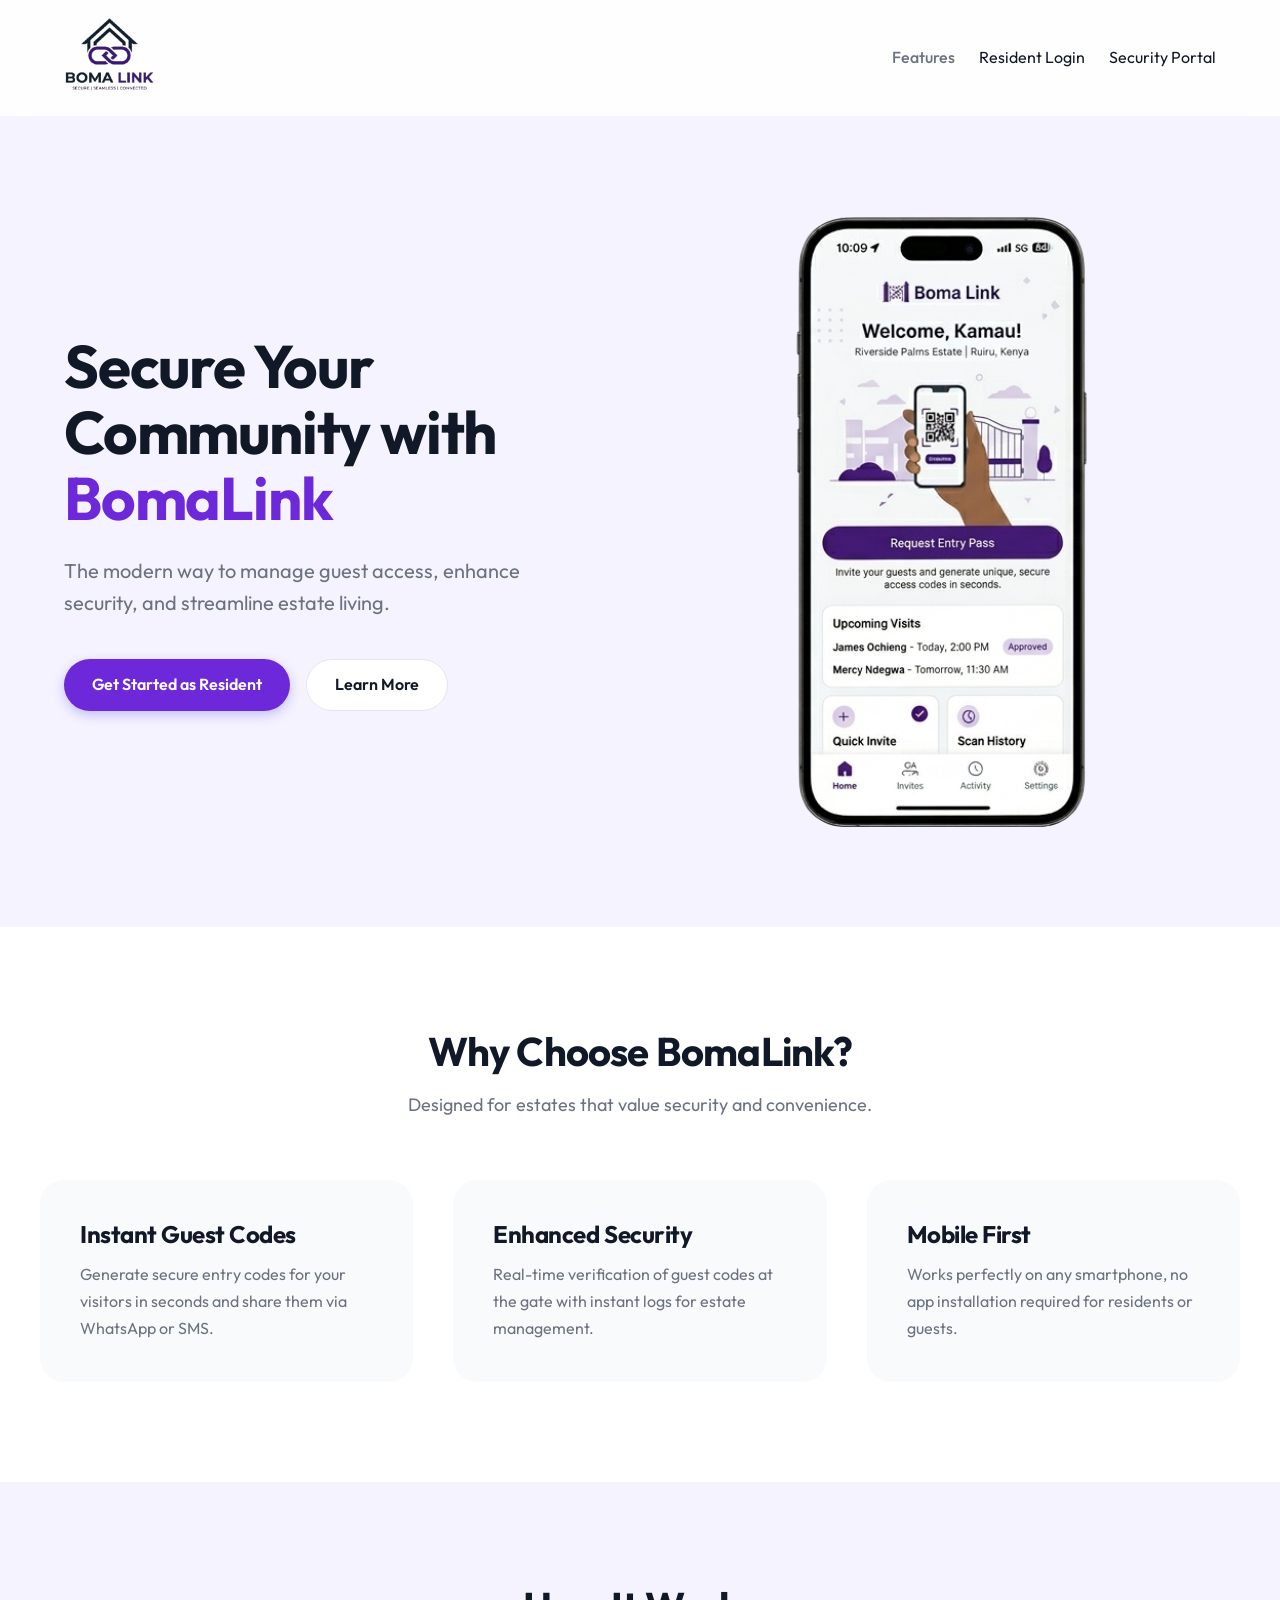
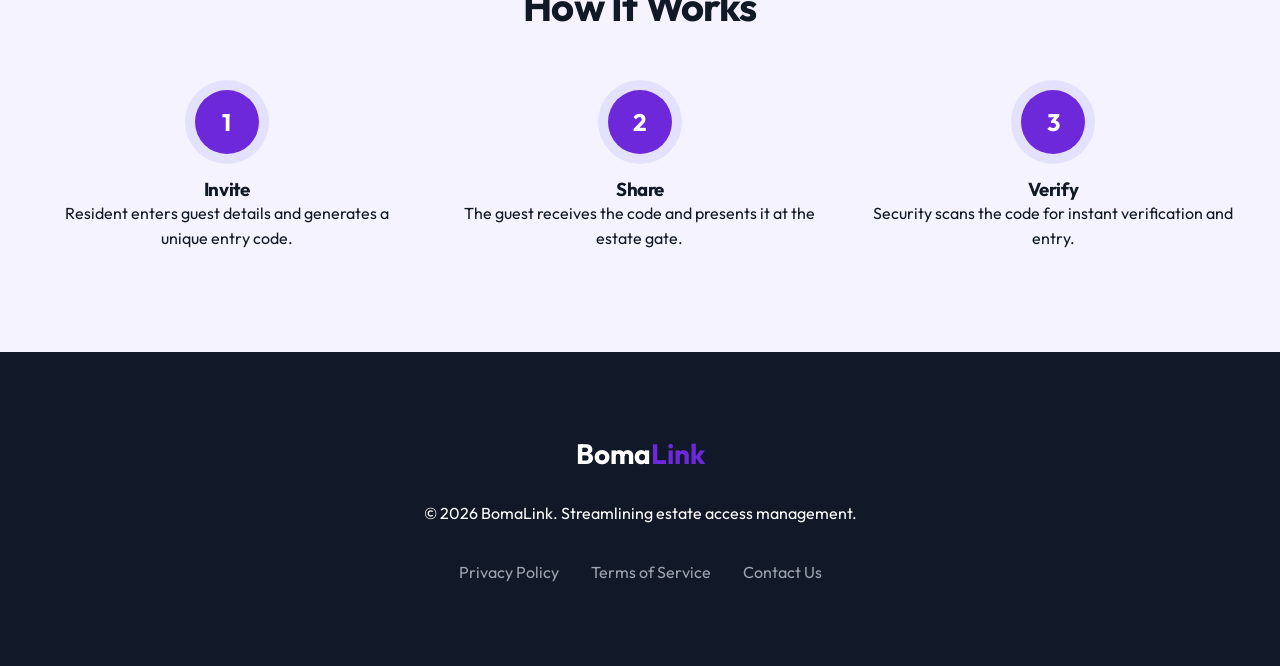
<file: index.html>
<!DOCTYPE html>
<html lang="en">
<head>
    <meta charset="UTF-8">
    <meta name="viewport" content="width=device-width, initial-scale=1.0">
    <title>BomaLink - Smart Estate Access Management</title>
    <link rel="stylesheet" href="styles.css">
    <link rel="preconnect" href="https://fonts.googleapis.com">
    <link rel="preconnect" href="https://fonts.gstatic.com" crossorigin>
    <link href="https://fonts.googleapis.com/css2?family=Outfit:wght@300;400;500;600;700&display=swap" rel="stylesheet">
</head>
<body class="landing-page">
    <nav class="navbar">
        <div class="nav-container">
            <a href="index.html" class="logo"><img src="bomalink-logo.png" alt="BomaLink logo" class="logo-img"></a>
            <div class="nav-links">
                <a href="#features">Features</a>
                <a href="resident.html" class="nav-btn">Resident Login</a>
                <a href="guard.html" class="nav-btn">Security Portal</a>
            </div>
        </div>
    </nav>

    <header class="hero">
        <div class="hero-content">
            <h1>Secure Your Community with <span class="accent-text">BomaLink</span></h1>
            <p>The modern way to manage guest access, enhance security, and streamline estate living.</p>
            <div class="hero-cta">
                <a href="resident.html" class="btn btn-primary">Get Started as Resident</a>
                <a href="#features" class="btn btn-secondary">Learn More</a>
            </div>
        </div>
        <div class="hero-image">
            <img src="hero.png" alt="BomaLink App Interface" class="hero-img">
        </div>
    </header>

    <section id="features" class="features">
        <div class="section-header">
            <h2>Why Choose BomaLink?</h2>
            <p>Designed for estates that value security and convenience.</p>
        </div>
        <div class="feature-grid">
            <div class="feature-card">
                <h3>Instant Guest Codes</h3>
                <p>Generate secure entry codes for your visitors in seconds and share them via WhatsApp or SMS.</p>
            </div>
            <div class="feature-card">
                <h3>Enhanced Security</h3>
                <p>Real-time verification of guest codes at the gate with instant logs for estate management.</p>
            </div>
            <div class="feature-card">
                <h3>Mobile First</h3>
                <p>Works perfectly on any smartphone, no app installation required for residents or guests.</p>
            </div>
        </div>
    </section>

    <section class="how-it-works">
        <div class="section-header">
            <h2>How It Works</h2>
        </div>
        <div class="steps">
            <div class="step">
                <div class="step-number">1</div>
                <h3>Invite</h3>
                <p>Resident enters guest details and generates a unique entry code.</p>
            </div>
            <div class="step">
                <div class="step-number">2</div>
                <h3>Share</h3>
                <p>The guest receives the code and presents it at the estate gate.</p>
            </div>
            <div class="step">
                <div class="step-number">3</div>
                <h3>Verify</h3>
                <p>Security scans the code for instant verification and entry.</p>
            </div>
        </div>
    </section>

    <footer class="main-footer">
        <div class="footer-content">
            <div class="footer-logo">Boma<span class="accent-text">Link</span></div>
            <p>&copy; 2026 BomaLink. Streamlining estate access management.</p>
            <div class="footer-links">
                <a href="#">Privacy Policy</a>
                <a href="#">Terms of Service</a>
                <a href="contact.html">Contact Us</a>
            </div>
        </div>
    </footer>
</body>
</html>
</file>
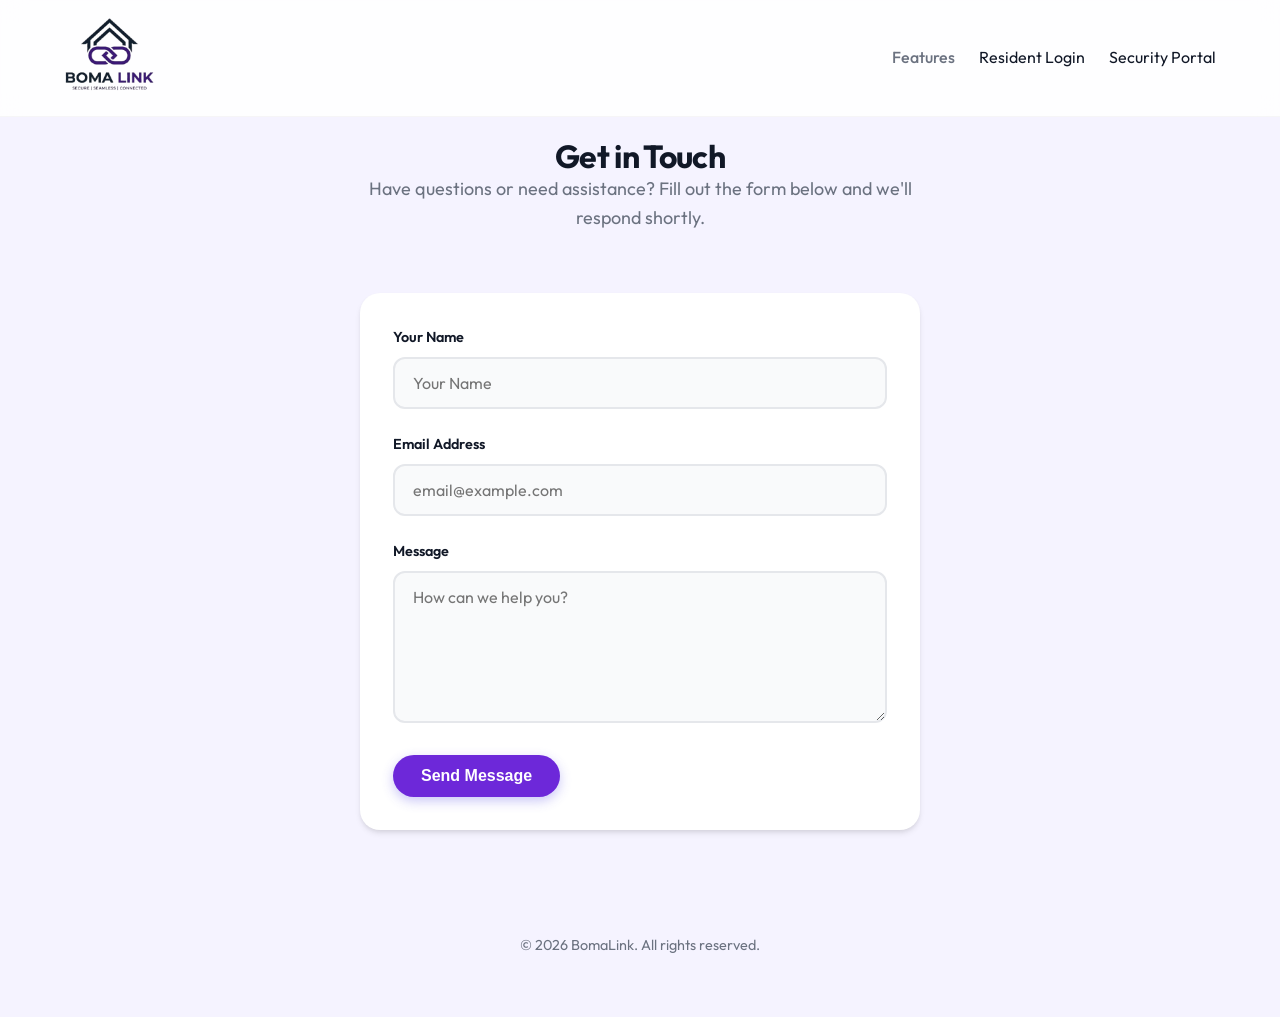
<file: contact.html>
<!DOCTYPE html>
<html lang="en">
<head>
    <meta charset="UTF-8">
    <meta name="viewport" content="width=device-width, initial-scale=1.0">
    <title>BomaLink - Contact Us</title>
    <link rel="stylesheet" href="styles.css">
    <link rel="preconnect" href="https://fonts.googleapis.com">
    <link rel="preconnect" href="https://fonts.gstatic.com" crossorigin>
    <link href="https://fonts.googleapis.com/css2?family=Outfit:wght@300;400;500;600;700&display=swap" rel="stylesheet">
</head>
<body class="landing-page">
    <nav class="navbar">
        <div class="nav-container">
            <a href="index.html" class="logo"><img src="bomalink-logo.png" alt="BomaLink logo" class="logo-img"></a>
            <div class="nav-links">
                <a href="index.html#features">Features</a>
                <a href="resident.html" class="nav-btn">Resident Login</a>
                <a href="guard.html" class="nav-btn">Security Portal</a>
            </div>
        </div>
    </nav>

    <main class="container contact-page">
        <header class="section-header">
            <h1>Get in Touch</h1>
            <p>Have questions or need assistance? Fill out the form below and we'll respond shortly.</p>
        </header>

        <section class="card contact-form-section">
            <form id="contactForm">
                <div class="form-group">
                    <label for="name">Your Name</label>
                    <input type="text" id="name" name="name" placeholder="Your Name" required>
                </div>

                <div class="form-group">
                    <label for="email">Email Address</label>
                    <input type="email" id="email" name="email" placeholder="email@example.com" required>
                </div>

                <div class="form-group">
                    <label for="message">Message</label>
                    <textarea id="message" name="message" rows="6" placeholder="How can we help you?" required></textarea>
                </div>

                <button type="submit" class="btn btn-primary">Send Message</button>
            </form>
        </section>

        <footer class="footer">
            <p>&copy; 2026 BomaLink. All rights reserved.</p>
        </footer>
    </main>
</body>
</html>
</file>
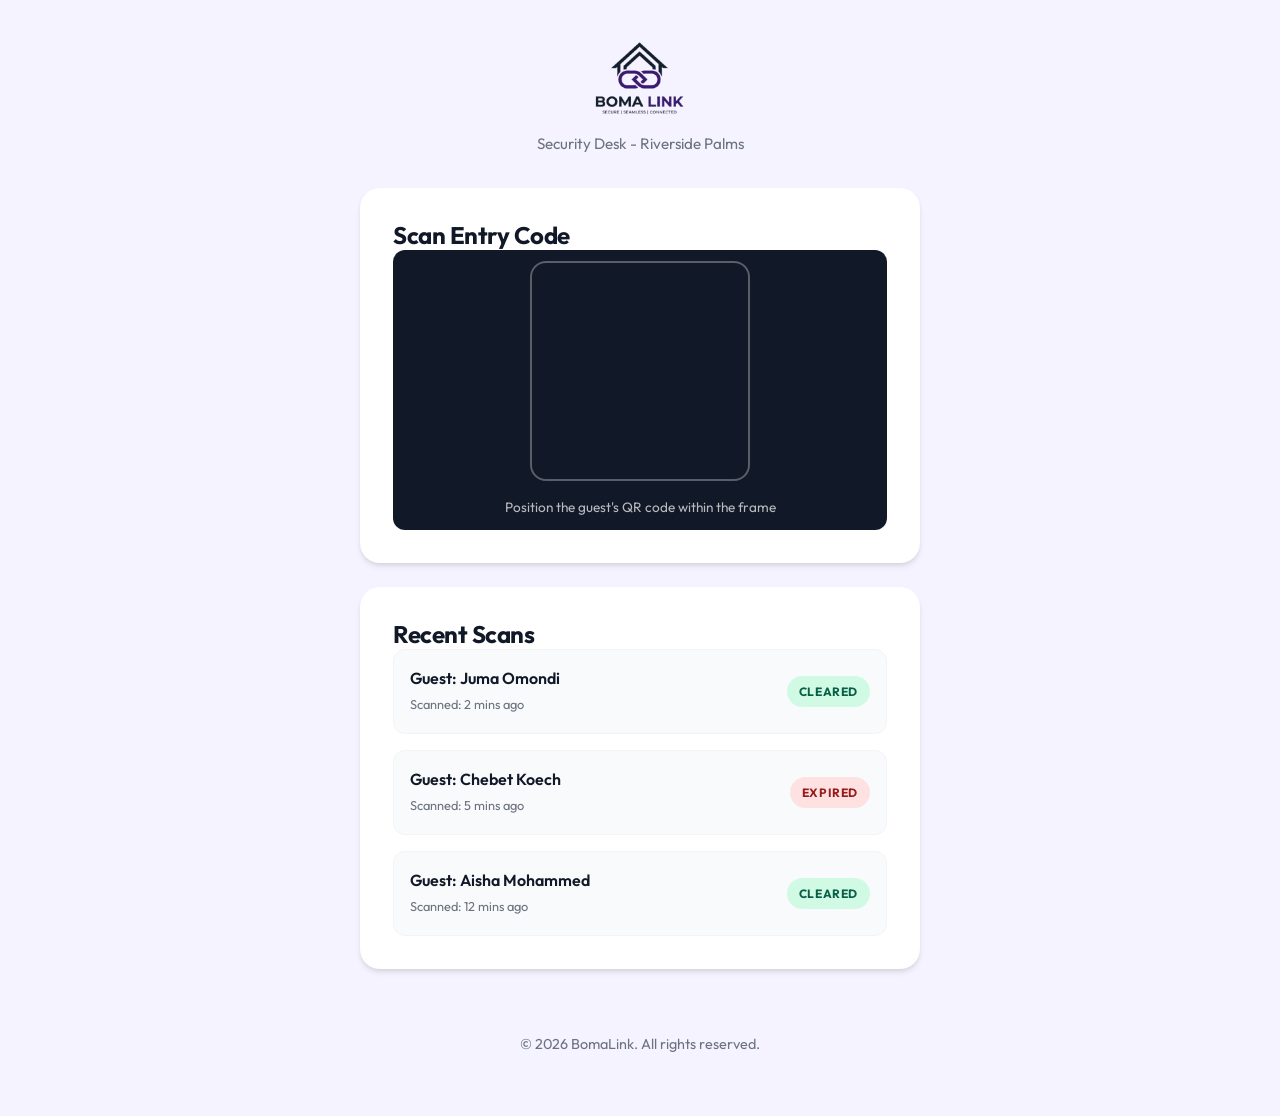
<file: guard.html>
<!DOCTYPE html>
<html lang="en">
<head>
    <meta charset="UTF-8">
    <meta name="viewport" content="width=device-width, initial-scale=1.0">
    <title>Boma Link - Security View</title>
    <link rel="stylesheet" href="styles.css">
    <link rel="preconnect" href="https://fonts.googleapis.com">
    <link rel="preconnect" href="https://fonts.gstatic.com" crossorigin>
    <link href="https://fonts.googleapis.com/css2?family=Outfit:wght@300;400;500;600;700&display=swap" rel="stylesheet">
</head>
<body>
    <main class="container guard-view">
        <header class="header">
            <a href="index.html" class="logo"><img src="bomalink-logo.png" alt="BomaLink logo" class="logo-img"></a>
            <p>Security Desk - Riverside Palms</p>
        </header>

        <section class="card scanner-section">
            <h2>Scan Entry Code</h2>
            <div class="camera-scanner">
                <div class="scanner-box"></div>
                <p>Position the guest's QR code within the frame</p>
            </div>
        </section>

        <section class="card recent-scans">
            <h2>Recent Scans</h2>
            <ul class="scan-list">
                <li class="scan-item">
                    <div class="scan-info">
                        <span class="guest-name">Guest: Juma Omondi</span>
                        <span class="scan-time">Scanned: 2 mins ago</span>
                    </div>
                    <span class="status-badge cleared">Cleared</span>
                </li>
                <li class="scan-item">
                    <div class="scan-info">
                        <span class="guest-name">Guest: Chebet Koech</span>
                        <span class="scan-time">Scanned: 5 mins ago</span>
                    </div>
                    <span class="status-badge expired">Expired</span>
                </li>
                <li class="scan-item">
                    <div class="scan-info">
                        <span class="guest-name">Guest: Aisha Mohammed</span>
                        <span class="scan-time">Scanned: 12 mins ago</span>
                    </div>
                    <span class="status-badge cleared">Cleared</span>
                </li>
            </ul>
        </section>
        
        <footer class="footer">
            <p>&copy; 2026 BomaLink. All rights reserved.</p>
        </footer>
    </main>
</body>
</html>
</file>
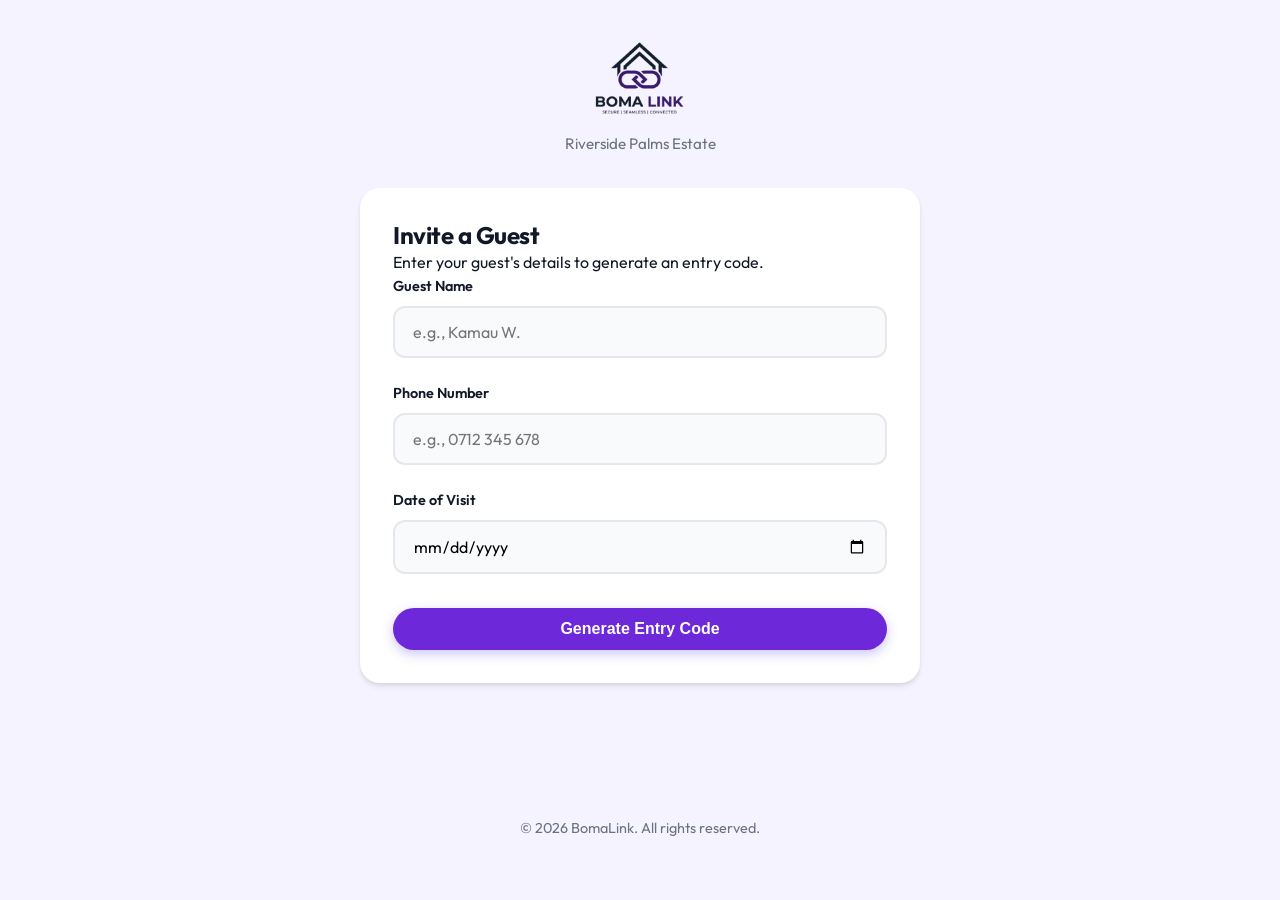
<file: resident.html>
<!DOCTYPE html>
<html lang="en">
<head>
    <meta charset="UTF-8">
    <meta name="viewport" content="width=device-width, initial-scale=1.0">
    <title>BomaLink - Resident Dashboard</title>
    <link rel="stylesheet" href="styles.css">
    <link rel="preconnect" href="https://fonts.googleapis.com">
    <link rel="preconnect" href="https://fonts.gstatic.com" crossorigin>
    <link href="https://fonts.googleapis.com/css2?family=Outfit:wght@300;400;500;600;700&display=swap" rel="stylesheet">
</head>
<body>
    <main class="container resident-view">
        <header class="header">
            <a href="index.html" class="logo"><img src="bomalink-logo.png" alt="BomaLink logo" class="logo-img"></a>
            <p>Riverside Palms Estate</p>
        </header>

        <section class="card">
            <h2>Invite a Guest</h2>
            <p class="subtitle">Enter your guest's details to generate an entry code.</p>
            
            <form id="inviteForm">
                <div class="form-group">
                    <label for="guestName">Guest Name</label>
                    <input type="text" id="guestName" name="guestName" placeholder="e.g., Kamau W." required>
                </div>

                <div class="form-group">
                    <label for="guestPhone">Phone Number</label>
                    <input type="tel" id="guestPhone" name="guestPhone" placeholder="e.g., 0712 345 678" required>
                </div>

                <div class="form-group">
                    <label for="visitDate">Date of Visit</label>
                    <input type="date" id="visitDate" name="visitDate" required>
                </div>

                <button type="submit" class="btn btn-primary">Generate Entry Code</button>
            </form>
        </section>

        <footer class="footer">
            <p>&copy; 2026 BomaLink. All rights reserved.</p>
        </footer>
    </main>
</body>
</html>
</file>
<file: styles.css>
:root {
    --primary: #6D28D9; /* royal purple */
    --primary-hover: #5B21B6; /* slightly darker */
    
    --dark: #111827; /* deep charcoal */
    --gray: #6B7280;
    --gray-light: #9CA3AF; /* muted gray for secondary text */
    --light: #F5F3FF; /* soft purple background */
    --bg-muted: #F9FAFB; /* off-white background used across site */
    --border: #E5E7EB;
    --border-light: #F3F4F6;
    --white: #FFFFFF;
    
    --success-bg: #D1FAE5;
    --success-text: #065F46;
    --error-bg: #FEE2E2;
    --error-text: #991B1B;

    --font-main: 'Outfit', sans-serif;

    --radius-md: 12px;
    --radius-lg: 20px;
    --radius-full: 9999px;
    
    --shadow-sm: 0 1px 2px 0 rgba(0, 0, 0, 0.05);
    --shadow-md: 0 4px 6px -1px rgba(0, 0, 0, 0.1), 0 2px 4px -1px rgba(0, 0, 0, 0.06);
    --shadow-lg: 0 10px 15px -3px rgba(0, 0, 0, 0.1), 0 4px 6px -2px rgba(0, 0, 0, 0.05);
} 

* {
    margin: 0;
    padding: 0;
    box-sizing: border-box;
}

body {
    font-family: var(--font-main);
    background-color: var(--light);
    color: var(--dark);
    line-height: 1.6;
    -webkit-font-smoothing: antialiased;
}

a {
    text-decoration: none;
    color: inherit;
    transition: all 0.2s ease;
}

ul {
    list-style: none;
}

h1, h2, h3 {
    font-weight: 700;
    line-height: 1.2;
    letter-spacing: -0.02em;
    color: var(--dark);
}

.accent-text {
    color: var(--primary);
}

.btn {
    display: inline-flex;
    align-items: center;
    justify-content: center;
    padding: 12px 28px;
    border-radius: var(--radius-full);
    font-weight: 600;
    font-size: 1rem;
    cursor: pointer;
    transition: transform 0.1s ease, box-shadow 0.2s ease, background-color 0.2s;
    border: none;
}

.btn:active {
    transform: scale(0.98);
}

.btn-primary {
    background-color: var(--primary);
    color: var(--white);
    box-shadow: 0 4px 12px rgba(79, 70, 229, 0.3);
}

.btn-primary:hover {
    background-color: var(--primary-hover);
    transform: translateY(-1px);
}

.btn-secondary {
    background-color: var(--white);
    color: var(--dark);
    border: 1px solid var(--border);
}

.btn-secondary:hover {
    background-color: var(--bg-muted);
    border-color: var(--border-light);
}


.card {
    background: var(--white);
    border-radius: var(--radius-lg);
    padding: 32px;
    box-shadow: var(--shadow-md);
    margin-bottom: 24px;
    border: 1px solid rgba(255, 255, 255, 0.5);
}

.container {
    max-width: 600px;
    margin: 0 auto;
    padding: 20px;
    min-height: 100vh;
    display: flex;
    flex-direction: column;
}

.header {
    text-align: center;
    margin-bottom: 32px;
    padding-top: 20px;
}

.logo {
    font-size: 1.8rem;
    font-weight: 800;
    letter-spacing: -0.03em;
    display: inline-block;
    margin-bottom: 4px;
}

.logo-img {
    height: 80px;
    width: auto;
    display: block;
}

.header p {
    color: var(--gray);
    font-size: 0.95rem;
}

.form-group {
    margin-bottom: 24px;
}

.form-group label {
    display: block;
    font-size: 0.9rem;
    font-weight: 600;
    margin-bottom: 8px;
    color: var(--dark);
}

.form-group input,
.form-group textarea {
    width: 100%;
    padding: 14px 18px;
    border: 2px solid var(--border);
    border-radius: var(--radius-md);
    font-family: var(--font-main);
    font-size: 1rem;
    transition: all 0.2s;
    background-color: var(--bg-muted);
    resize: vertical;
}

.form-group textarea {
    min-height: 120px;
}

.form-group input:focus {
    outline: none;
    border-color: var(--primary);
    background-color: var(--white);
    box-shadow: 0 0 0 4px rgba(79, 70, 229, 0.1);
}

#inviteForm .btn-primary {
    width: 100%;
    margin-top: 10px;
}

.camera-scanner {
    background-color: var(--dark);
    border-radius: var(--radius-md);
    height: 280px;
    position: relative;
    display: flex;
    flex-direction: column;
    align-items: center;
    justify-content: center;
    overflow: hidden;
}

.scanner-box {
    width: 220px;
    height: 220px;
    border: 2px solid rgba(255,255,255,0.3);
    border-radius: 16px;
    position: relative;
}

.camera-scanner p {
    color: rgba(255,255,255,0.7);
    font-size: 0.85rem;
    margin-top: 16px;
    z-index: 2;
}

.scan-list {
    display: flex;
    flex-direction: column;
    gap: 16px;
}

.scan-item {
    display: flex;
    justify-content: space-between;
    align-items: center;
    padding: 16px;
    background-color: var(--bg-muted);
    border-radius: var(--radius-md);
    border: 1px solid var(--border-light);
}

.guest-name {
    display: block;
    font-weight: 600;
    color: var(--dark);
}

.scan-time {
    font-size: 0.8rem;
    color: var(--gray);
}

.status-badge {
    font-size: 0.75rem;
    font-weight: 700;
    padding: 6px 12px;
    border-radius: var(--radius-full);
    text-transform: uppercase;
    letter-spacing: 0.05em;
}

.status-badge.cleared { background-color: var(--success-bg); color: var(--success-text); }
.status-badge.expired { background-color: var(--error-bg); color: var(--error-text); }

.landing-page .navbar {
    background-color: rgba(255, 255, 255, 0.85);
    -webkit-backdrop-filter: blur(12px);
    backdrop-filter: blur(12px);
    position: sticky;
    top: 0;
    z-index: 100;
    border-bottom: 1px solid rgba(0,0,0,0.03);
}

.nav-container {
    max-width: 1200px;
    margin: 0 auto;
    padding: 16px 24px;
    display: flex;
    justify-content: space-between;
    align-items: center;
}

.nav-links {
    display: flex;
    gap: 24px;
    align-items: center;
}

.nav-links a:not(.nav-btn) {
    font-weight: 500;
    color: var(--gray);
}

.nav-links a:not(.nav-btn):hover {
    color: var(--primary);
}

.hero {
    max-width: 1200px;
    margin: 0 auto;
    padding: 100px 24px;
    display: grid;
    grid-template-columns: 1fr 1fr;
    gap: 60px;
    align-items: center;
}

.hero h1 {
    font-size: 3.75rem;
    margin-bottom: 24px;
    line-height: 1.1;
}

.hero p {
    font-size: 1.25rem;
    color: var(--gray);
    margin-bottom: 40px;
    max-width: 90%;
}

.hero-cta {
    display: flex;
    gap: 16px;
}

.hero-img {
    width: 100%;
    max-width: 320px;
    border-radius: 32px;
    margin: 0 auto;
    display: block;
}

.features, .how-it-works { padding: 100px 24px; }
.features { background-color: var(--white); }

.section-header { text-align: center; max-width: 700px; margin: 0 auto 60px; }
.section-header h2 { font-size: 2.5rem; margin-bottom: 16px; }
.section-header p { color: var(--gray); font-size: 1.125rem; }

.feature-grid {
    max-width: 1200px;
    margin: 0 auto;
    display: grid;
    grid-template-columns: repeat(auto-fit, minmax(300px, 1fr));
    gap: 40px;
}

.feature-card {
    padding: 40px;
    background: var(--bg-muted);
    border-radius: 24px;
    transition: transform 0.3s ease;
}

.feature-card:hover { transform: translateY(-8px); }
.feature-card h3 { font-size: 1.5rem; margin-bottom: 12px; }
.feature-card p { color: var(--gray); line-height: 1.7; }

.steps {
    display: grid;
    grid-template-columns: repeat(auto-fit, minmax(250px, 1fr));
    gap: 40px;
    max-width: 1200px;
    margin: 60px auto 0;
}

.step { text-align: center; }
.step-number {
    width: 64px;
    height: 64px;
    background-color: var(--primary);
    color: var(--white);
    border-radius: 50%;
    display: flex;
    align-items: center;
    justify-content: center;
    font-weight: 700;
    font-size: 1.5rem;
    margin: 0 auto 24px;
    box-shadow: 0 0 0 10px rgba(79, 70, 229, 0.1);
}

.main-footer {
    background-color: var(--dark);
    color: var(--white);
    padding: 80px 24px;
    text-align: center;
}

.footer-content {
    max-width: 1200px;
    margin: 0 auto;
    display: flex;
    flex-direction: column;
    align-items: center;
    gap: 24px;
}

.footer-logo { font-size: 1.75rem; font-weight: 700; }
.footer-links { display: flex; gap: 32px; margin-top: 10px; }
.footer-links a { color: var(--gray-light); }
.footer-links a:hover { color: var(--white); }

.footer {
    text-align: center;
    padding: 40px 0;
    color: var(--gray);
    font-size: 0.9rem;
    margin-top: auto;
}

@media (max-width: 768px) {
    .hero {
        grid-template-columns: 1fr;
        text-align: center;
        padding: 60px 20px;
    }
    .hero h1 { font-size: 2.75rem; }
    .hero-cta { justify-content: center; }
    .hero-image { 
        order: -1;
        max-width: 100%;
    }
    
    .nav-container { flex-direction: column; gap: 16px; }
    .nav-links { width: 100%; justify-content: center; font-size: 0.9rem; }
}
</file>
